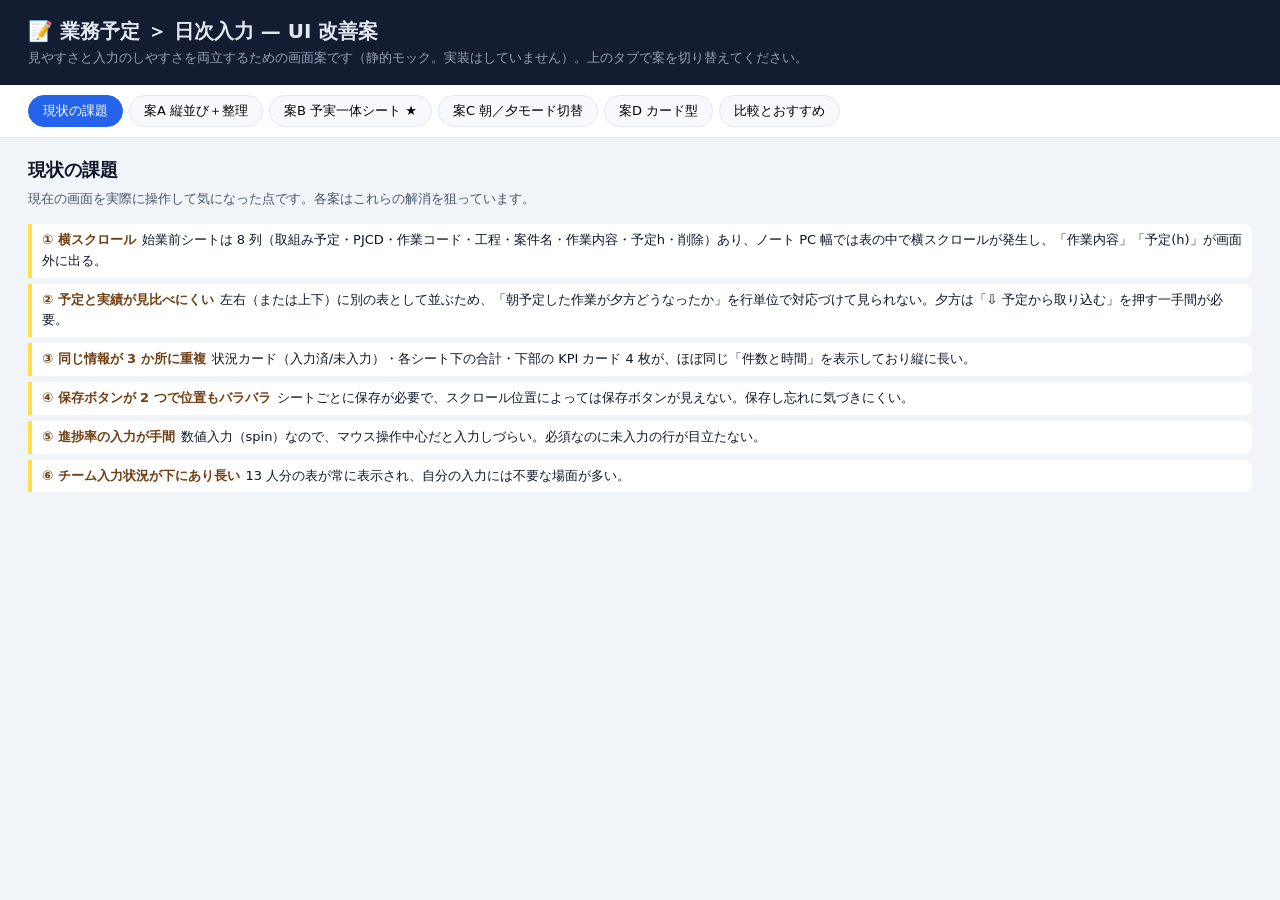
<file: docs/画面案/日次入力_UI案.html>
<!DOCTYPE html>
<html lang="ja">
<head>
<meta charset="utf-8">
<title>日次入力 UI 改善案 — 第2開発管理ツール</title>
<style>
  :root {
    --bg: #f1f4f9; --surface: #fff; --surface-2: #f7f9fc; --border: #e2e8f0; --border-strong: #cbd5e1;
    --text: #0f172a; --text-2: #475569; --text-3: #94a3b8;
    --primary: #2563eb; --primary-soft: #e0ecff; --ok: #16a34a; --ok-soft: #dcfce7;
    --danger: #dc2626; --danger-soft: #fee2e2;
    --am: #d97706; --am-soft: #fffbeb; --pm: #4f46e5; --pm-soft: #eef2ff;
    --c-make: #2563eb; --c-review: #7c3aed; --c-meet: #0891b2; --c-test: #16a34a;
    --font: "Yu Gothic UI", "Yu Gothic", "Meiryo", system-ui, sans-serif;
  }
  * { box-sizing: border-box; }
  body { margin: 0; font-family: var(--font); font-size: 13px; color: var(--text); background: var(--bg); }
  header.top { background: #131c31; color: #e2e8f0; padding: 18px 28px; }
  header.top h1 { margin: 0 0 4px; font-size: 20px; }
  header.top p { margin: 0; color: #94a3b8; }
  nav.tabs { position: sticky; top: 0; z-index: 5; display: flex; gap: 6px; padding: 10px 28px; background: #fff; border-bottom: 1px solid var(--border); flex-wrap: wrap; }
  nav.tabs button { border: 1px solid var(--border); background: var(--surface-2); border-radius: 999px; padding: 6px 14px; cursor: pointer; font: inherit; }
  nav.tabs button.on { background: var(--primary); color: #fff; border-color: var(--primary); }
  main { overflow-x: auto; max-width: 1280px; margin: 0 auto; padding: 20px 28px 60px; }
  section.plan { display: none; }
  section.plan.on { display: block; }
  h2 { font-size: 18px; margin: 0 0 6px; }
  .lead { color: var(--text-2); margin: 0 0 14px; line-height: 1.7; }
  .pc { display: grid; grid-template-columns: 1fr 1fr; gap: 12px; margin: 0 0 16px; }
  .pc div { background: #fff; border: 1px solid var(--border); border-radius: 10px; padding: 10px 14px; line-height: 1.7; }
  .pc b { display: block; margin-bottom: 2px; }
  .pc .p b { color: var(--ok); } .pc .c b { color: var(--danger); }
  .pc ul { margin: 0; padding-left: 18px; }
  .rec { display: inline-block; background: #fef3c7; color: #92400e; border-radius: 999px; padding: 1px 10px; font-size: 12px; margin-left: 8px; vertical-align: middle; }

  /* ---- 画面モックの外枠 ---- */
  .screen { min-width: 1120px; background: var(--bg); border: 1px solid var(--border-strong); border-radius: 12px; box-shadow: 0 12px 40px rgba(15,23,42,.12); overflow: hidden; }
  .screen .bar { background: #fff; border-bottom: 1px solid var(--border); padding: 10px 16px; display: flex; align-items: center; gap: 10px; }
  .screen .bar .ttl { font-weight: 700; font-size: 16px; }
  .screen .body { padding: 14px 16px; }
  .note { position: relative; }
  .tag { display: inline-block; background: #fde047; color: #713f12; font-size: 11px; font-weight: 700; border-radius: 4px; padding: 0 6px; margin-left: 6px; vertical-align: middle; }

  /* ---- 部品 ---- */
  .card { background: #fff; border: 1px solid var(--border); border-radius: 12px; box-shadow: 0 1px 3px rgba(15,23,42,.05); }
  .card-head { display: flex; align-items: center; gap: 10px; padding: 10px 14px; border-bottom: 1px solid var(--border); }
  .card-head h3 { margin: 0; font-size: 14px; }
  .muted { color: var(--text-3); font-size: 11px; }
  .sp { flex: 1; }
  .btn { border: 1px solid var(--border-strong); background: #fff; border-radius: 8px; padding: 4px 10px; font: inherit; font-size: 12px; cursor: default; white-space: nowrap; }
  .btn.pri { background: var(--primary); color: #fff; border-color: var(--primary); }
  .btn.ghost { border-style: dashed; color: var(--text-2); }
  .chip { display: inline-block; border-radius: 999px; padding: 1px 8px; font-size: 11px; font-weight: 700; }
  .chip.ok { background: var(--ok-soft); color: var(--ok); }
  .chip.ng { background: var(--danger-soft); color: var(--danger); }
  .chip.gray { background: #f1f5f9; color: var(--text-2); }
  .in { border: 1px solid var(--border-strong); border-radius: 6px; padding: 4px 6px; background: #fff; min-height: 26px; display: flex; align-items: center; color: var(--text); width: 100%; }
  .in.ph { color: var(--text-3); }
  .in.sel::after { content: "▾"; margin-left: auto; color: var(--text-3); padding-left: 6px; }
  .in.num { justify-content: flex-end; }
  .in.ro { background: var(--surface-2); color: var(--text-2); border-style: dashed; }
  .in.focus { outline: 2px solid var(--primary); outline-offset: -1px; }
  .cat { display: inline-flex; align-items: center; gap: 5px; }
  .cat::before { content: ""; width: 8px; height: 8px; border-radius: 2px; background: var(--c); }
  table.g { width: 100%; border-collapse: collapse; }
  table.g th { text-align: left; font-size: 11px; color: var(--text-2); font-weight: 600; padding: 6px 6px; background: var(--surface-2); border-bottom: 1px solid var(--border); white-space: nowrap; }
  table.g td { padding: 5px 6px; border-bottom: 1px solid var(--border); vertical-align: middle; }
  table.g tr.l td:first-child { box-shadow: inset 3px 0 0 var(--c); }
  .bar-h { height: 6px; background: #e2e8f0; border-radius: 99px; overflow: hidden; }
  .bar-h span { display: block; height: 100%; background: var(--ok); }
  .hrs { display: flex; height: 10px; border-radius: 99px; overflow: hidden; background: #e2e8f0; }
  .hrs span { display: block; height: 100%; }
  .seg { display: inline-flex; border: 1px solid var(--border-strong); border-radius: 6px; overflow: hidden; }
  .seg span { padding: 3px 7px; font-size: 11px; border-left: 1px solid var(--border); background: #fff; }
  .seg span:first-child { border-left: 0; }
  .seg span.on { background: var(--primary); color: #fff; }
  .row { display: flex; align-items: center; gap: 8px; flex-wrap: wrap; }
  .stick { position: sticky; bottom: 0; background: rgba(255,255,255,.96); border-top: 1px solid var(--border); padding: 8px 14px; display: flex; align-items: center; gap: 10px; }
  .kbd { font-family: Consolas, monospace; font-size: 10px; border: 1px solid var(--border-strong); border-bottom-width: 2px; border-radius: 4px; padding: 0 4px; background: #fff; color: var(--text-2); }
  .callouts { margin: 14px 0 0; padding-left: 0; list-style: none; display: grid; gap: 6px; }
  .callouts li { background: #fff; border-left: 4px solid #fde047; padding: 6px 10px; border-radius: 0 8px 8px 0; line-height: 1.6; }
  .callouts li b { color: #713f12; margin-right: 6px; }

  /* 比較表 */
  table.cmp { width: 100%; border-collapse: collapse; background: #fff; border-radius: 10px; overflow: hidden; }
  table.cmp th, table.cmp td { border: 1px solid var(--border); padding: 8px 10px; text-align: center; }
  table.cmp th { background: var(--surface-2); }
  table.cmp td:first-child, table.cmp th:first-child { text-align: left; }
</style>
</head>
<body>

<header class="top">
  <h1>📝 業務予定 ＞ 日次入力 — UI 改善案</h1>
  <p>見やすさと入力のしやすさを両立するための画面案です（静的モック。実装はしていません）。上のタブで案を切り替えてください。</p>
</header>

<nav class="tabs" id="tabs">
  <button data-k="now" class="on">現状の課題</button>
  <button data-k="a">案A 縦並び＋整理</button>
  <button data-k="b">案B 予実一体シート ★</button>
  <button data-k="c">案C 朝／夕モード切替</button>
  <button data-k="d">案D カード型</button>
  <button data-k="cmp">比較とおすすめ</button>
</nav>

<main>

<!-- ============================================================ 現状 -->
<section class="plan on" id="now">
  <h2>現状の課題</h2>
  <p class="lead">現在の画面を実際に操作して気になった点です。各案はこれらの解消を狙っています。</p>
  <ul class="callouts">
    <li><b>① 横スクロール</b>始業前シートは 8 列（取組み予定・PJCD・作業コード・工程・案件名・作業内容・予定h・削除）あり、ノート PC 幅では表の中で横スクロールが発生し、「作業内容」「予定(h)」が画面外に出る。</li>
    <li><b>② 予定と実績が見比べにくい</b>左右（または上下）に別の表として並ぶため、「朝予定した作業が夕方どうなったか」を行単位で対応づけて見られない。夕方は「⇩ 予定から取り込む」を押す一手間が必要。</li>
    <li><b>③ 同じ情報が 3 か所に重複</b>状況カード（入力済/未入力）・各シート下の合計・下部の KPI カード 4 枚が、ほぼ同じ「件数と時間」を表示しており縦に長い。</li>
    <li><b>④ 保存ボタンが 2 つで位置もバラバラ</b>シートごとに保存が必要で、スクロール位置によっては保存ボタンが見えない。保存し忘れに気づきにくい。</li>
    <li><b>⑤ 進捗率の入力が手間</b>数値入力（spin）なので、マウス操作中心だと入力しづらい。必須なのに未入力の行が目立たない。</li>
    <li><b>⑥ チーム入力状況が下にあり長い</b>13 人分の表が常に表示され、自分の入力には不要な場面が多い。</li>
  </ul>
</section>

<!-- ============================================================ 案A -->
<section class="plan" id="a">
  <h2>案A 縦並び＋情報整理（最小変更）</h2>
  <p class="lead">始業前→終業前を上下に固定し、上部に「今日のサマリ」を 1 本にまとめます。表の列は「作業内容」を主役にして幅を確保し、PJCD・作業コードは 1 列に統合（2 段表示）して横スクロールを無くします。</p>
  <div class="pc">
    <div class="p"><b>良い点</b><ul><li>今の操作手順のまま。利用者への再説明がほぼ不要</li><li>実装コストが最も小さい（レイアウトと列構成の変更のみ）</li></ul></div>
    <div class="c"><b>気になる点</b><ul><li>予定と実績が別の表のままなので、行の対応づけは目で追う必要がある</li><li>夕方は下までスクロールする</li></ul></div>
  </div>

  <div class="screen">
    <div class="bar"><span class="ttl">日次入力</span><span class="sp"></span><span class="btn">👤 岡本 央渉</span></div>
    <div class="body">
      <!-- サマリ帯 -->
      <div class="card" style="padding:10px 14px">
        <div class="row">
          <span class="btn">‹</span><b style="font-size:15px">10/21（水）本日</b><span class="btn">›</span><span class="btn">📅</span>
          <span style="margin-left:14px">☀ 始業前 <span class="chip ok">✓ 3件 7.0h</span></span>
          <span>🌙 終業前 <span class="chip ng">未入力</span></span>
          <span class="sp"></span>
          <span class="btn">⧉ 前営業日を複製</span><span class="btn">📌 取組み予定</span>
        </div>
        <div class="row" style="margin-top:8px">
          <span class="muted" style="width:70px">予定 7.0h</span>
          <div class="hrs" style="flex:1"><span style="width:53%;background:var(--c-make)"></span><span style="width:20%;background:var(--c-review)"></span><span style="width:20%;background:var(--c-meet)"></span></div>
          <span class="muted">基準 7.5h</span>
        </div>
      </div>
      <p class="muted" style="margin:4px 0 0">　└ 状況カード 2 枚＋KPI カード 4 枚を、この 1 枚に集約<span class="tag">③</span></p>

      <!-- 始業前 -->
      <div class="card" style="margin-top:12px">
        <div class="card-head" style="background:var(--am-soft);border-bottom:2px solid var(--am)">
          <h3 style="color:var(--am)">☀ 始業前 — 本日やる作業</h3><span class="chip ok">保存済み</span><span class="sp"></span><span class="btn">＋ 行を追加</span>
        </div>
        <table class="g">
          <tr><th style="width:150px">取組み予定</th><th style="width:96px">工程</th><th style="width:130px">案件名</th><th>作業内容</th><th style="width:140px">PJCD / 作業コード</th><th style="width:70px">予定(h)</th><th style="width:28px"></th></tr>
          <tr class="l" style="--c:var(--c-make)"><td><div class="in sel">SDLP341 製造</div></td><td><div class="in sel"><span class="cat" style="--c:var(--c-make)">製造</span></div></td><td><div class="in">税制改正</div></td><td><div class="in">SDLP341 修正・単体テスト</div></td><td><div class="in sel" style="font-size:11px">C0A6A025G0<br>A000000005</div></td><td><div class="in num">4.0</div></td><td>✕</td></tr>
          <tr class="l" style="--c:var(--c-review)"><td><div class="in sel ph">（なし）</div></td><td><div class="in sel"><span class="cat" style="--c:var(--c-review)">レビュー</span></div></td><td><div class="in">税制改正</div></td><td><div class="in">SDLP338 コードレビュー</div></td><td><div class="in sel ph" style="font-size:11px">— 選択 —</div></td><td><div class="in num">1.5</div></td><td>✕</td></tr>
          <tr class="l" style="--c:var(--c-meet)"><td><div class="in sel ph">（なし）</div></td><td><div class="in sel"><span class="cat" style="--c:var(--c-meet)">会議</span></div></td><td><div class="in ph">—</div></td><td><div class="in">週次定例</div></td><td><div class="in sel ph" style="font-size:11px">— 選択 —</div></td><td><div class="in num">1.5</div></td><td>✕</td></tr>
        </table>
      </div>

      <!-- 終業前 -->
      <div class="card" style="margin-top:12px">
        <div class="card-head" style="background:var(--pm-soft);border-bottom:2px solid var(--pm)">
          <h3 style="color:var(--pm)">🌙 終業前 — 本日やったこと</h3><span class="chip ng">未保存の変更あり</span><span class="sp"></span><span class="btn">⇩ 予定から取り込む</span><span class="btn">＋ 行を追加</span>
        </div>
        <table class="g">
          <tr><th style="width:96px">工程</th><th style="width:130px">案件名</th><th>作業内容</th><th style="width:70px">実績(h)</th><th style="width:150px">進捗率</th><th style="width:84px">状況</th><th style="width:28px"></th></tr>
          <tr class="l" style="--c:var(--c-make)"><td><div class="in sel"><span class="cat" style="--c:var(--c-make)">製造</span></div></td><td><div class="in">税制改正</div></td><td><div class="in">SDLP341 修正・単体テスト</div></td><td><div class="in num">4.5</div></td><td><div class="in num">60 %</div><div class="bar-h" style="margin-top:3px"><span style="width:60%"></span></div></td><td><div class="in sel">実施中</div></td><td>✕</td></tr>
          <tr class="l" style="--c:var(--c-review)"><td><div class="in sel"><span class="cat" style="--c:var(--c-review)">レビュー</span></div></td><td><div class="in">税制改正</div></td><td><div class="in">SDLP338 コードレビュー</div></td><td><div class="in num">1.0</div></td><td><div class="in num ph" style="border-color:var(--danger);background:#fef2f2">必須</div></td><td><div class="in sel">実施中</div></td><td>✕</td></tr>
        </table>
      </div>

      <div class="stick" style="margin-top:12px;border-radius:0 0 12px 12px">
        <span class="muted">終業前：2件 / 5.5h ・ 進捗率未入力 1 件</span><span class="sp"></span>
        <span class="btn pri">💾 保存（始業前・終業前をまとめて）</span><span class="kbd">Ctrl</span>+<span class="kbd">S</span>
      </div>

      <div class="card" style="margin-top:12px;padding:8px 14px"><div class="row"><b>👥 チームの入力状況</b><span class="chip ok">始業前 9/13</span><span class="chip ng">終業前 2/13</span><span class="sp"></span><span class="btn">▼ 開く</span></div></div>
    </div>
  </div>
  <ul class="callouts">
    <li><b>①</b>PJCD／作業コードを 1 列（2 段表示）にまとめ、作業内容の幅を確保。横スクロールなし。</li>
    <li><b>③</b>状況・合計・KPI を上部の「サマリ帯」1 枚に集約。工程別の色で今日の時間配分が一目で分かる。</li>
    <li><b>④</b>保存ボタンは画面下に固定した 1 つだけ。未保存の表には「未保存の変更あり」を表示。</li>
    <li><b>⑤</b>進捗率が未入力の行は赤枠で強調（保存前に気づける）。</li>
    <li><b>⑥</b>チーム状況は既定で折りたたみ、件数だけ表示。</li>
  </ul>
</section>

<!-- ============================================================ 案B -->
<section class="plan" id="b">
  <h2>案B 予実一体シート <span class="rec">おすすめ</span></h2>
  <p class="lead">1 つの作業を <b>1 行</b> で扱い、行の左半分が「☀ 予定」、右半分が「🌙 実績」の 1 枚の表にします。朝は左半分だけ入力し、夕方は同じ行の右半分を埋めるだけ。「予定から取り込む」操作が不要になり、予定と実績の差も行ごとに見えます。</p>
  <div class="pc">
    <div class="p"><b>良い点</b><ul><li>朝と夕方で同じ表を使うので覚えることが少ない</li><li>夕方は「実績h・進捗率・状況」の 3 項目を埋めるだけ（工程・案件・作業内容は朝の入力を流用）</li><li>予定との差（＋0.5h など）が行ごとに分かる</li><li>予定外の作業は「＋ 予定外の作業」で追加（左半分は空欄のまま）</li></ul></div>
    <div class="c"><b>気になる点</b><ul><li>実装コストは中程度（予定と実績を sourceId で 1 行に組む処理が必要。データ構造は今のままで可）</li><li>予定と実績で工程や作業内容を変えたいケースは、行内で上書き編集する形になる</li></ul></div>
  </div>

  <div class="screen">
    <div class="bar"><span class="ttl">日次入力</span><span class="sp"></span><span class="btn">👤 岡本 央渉</span></div>
    <div class="body">
      <div class="card" style="padding:10px 14px">
        <div class="row">
          <span class="btn">‹</span><b style="font-size:15px">10/21（水）本日</b><span class="btn">›</span><span class="btn">📅</span>
          <span style="margin-left:14px">☀ <span class="chip ok">✓ 始業前 7.0h</span></span>
          <span>🌙 <span class="chip ng">終業前 未入力</span></span>
          <span class="sp"></span><span class="btn">⧉ 前営業日を複製</span><span class="btn">📌 取組み予定</span>
        </div>
      </div>

      <div class="card" style="margin-top:12px;overflow:hidden">
        <table class="g">
          <tr>
            <th colspan="4" style="background:var(--surface-2)">作業</th>
            <th colspan="1" style="background:var(--am-soft);color:var(--am);border-left:2px solid var(--am)">☀ 予定</th>
            <th colspan="4" style="background:var(--pm-soft);color:var(--pm);border-left:2px solid var(--pm)">🌙 実績（終業前に入力）</th>
            <th></th>
          </tr>
          <tr>
            <th style="width:96px">工程</th><th style="width:120px">案件名</th><th>作業内容</th><th style="width:110px">取組み予定</th>
            <th style="width:64px;border-left:2px solid var(--am)">予定h</th>
            <th style="width:64px;border-left:2px solid var(--pm)">実績h</th><th style="width:48px">差</th><th style="width:190px">進捗率</th><th style="width:76px">状況</th><th style="width:24px"></th>
          </tr>
          <tr class="l" style="--c:var(--c-make)">
            <td><div class="in sel"><span class="cat" style="--c:var(--c-make)">製造</span></div></td><td><div class="in">税制改正</div></td><td><div class="in">SDLP341 修正・単体テスト</div><div class="muted" style="margin-top:2px">C0A6A025G0 / A000000005</div></td><td><div class="in sel" style="font-size:11px">SDLP341 製造</div></td>
            <td style="border-left:2px solid var(--am)"><div class="in num">4.0</div></td>
            <td style="border-left:2px solid var(--pm)"><div class="in num">4.5</div></td><td style="color:var(--danger);font-size:11px">+0.5</td>
            <td><div class="seg"><span>0</span><span>25</span><span class="on">50</span><span>75</span><span>100</span></div></td>
            <td><div class="in sel">実施中</div></td><td>✕</td>
          </tr>
          <tr class="l" style="--c:var(--c-review)">
            <td><div class="in sel"><span class="cat" style="--c:var(--c-review)">レビュー</span></div></td><td><div class="in">税制改正</div></td><td><div class="in">SDLP338 コードレビュー</div></td><td><div class="in sel ph" style="font-size:11px">（なし）</div></td>
            <td style="border-left:2px solid var(--am)"><div class="in num">1.5</div></td>
            <td style="border-left:2px solid var(--pm)"><div class="in num focus">1.0</div></td><td style="color:var(--ok);font-size:11px">−0.5</td>
            <td><div class="seg" style="border-color:var(--danger)"><span>0</span><span>25</span><span>50</span><span>75</span><span>100</span></div> <span class="chip ng">必須</span></td>
            <td><div class="in sel">実施中</div></td><td>✕</td>
          </tr>
          <tr class="l" style="--c:var(--c-meet)">
            <td><div class="in sel"><span class="cat" style="--c:var(--c-meet)">会議</span></div></td><td><div class="in ph">—</div></td><td><div class="in">週次定例</div></td><td><div class="in sel ph" style="font-size:11px">（なし）</div></td>
            <td style="border-left:2px solid var(--am)"><div class="in num">1.5</div></td>
            <td style="border-left:2px solid var(--pm)"><div class="in num ph">1.5</div></td><td></td>
            <td><div class="seg"><span>0</span><span>25</span><span>50</span><span>75</span><span class="on">100</span></div></td>
            <td><div class="in sel">完了</div></td><td>✕</td>
          </tr>
          <tr class="l" style="--c:var(--c-test);background:#fafaff">
            <td><div class="in sel"><span class="cat" style="--c:var(--c-test)">問合せ対応</span></div></td><td><div class="in ph">—</div></td><td><div class="in">本番障害の問合せ</div></td><td></td>
            <td style="border-left:2px solid var(--am)"><span class="chip gray">予定外</span></td>
            <td style="border-left:2px solid var(--pm)"><div class="in num">0.5</div></td><td></td>
            <td><div class="seg"><span>0</span><span>25</span><span>50</span><span>75</span><span class="on">100</span></div></td>
            <td><div class="in sel">完了</div></td><td>✕</td>
          </tr>
          <tr><td colspan="10" style="padding:8px"><span class="btn ghost">＋ 作業を追加（予定）</span> <span class="btn ghost">＋ 予定外の作業を追加（実績のみ）</span></td></tr>
          <tr style="background:var(--surface-2);font-weight:700">
            <td colspan="4" style="text-align:right">合計</td>
            <td style="border-left:2px solid var(--am);text-align:right">7.0h</td>
            <td style="border-left:2px solid var(--pm);text-align:right">7.5h</td><td style="font-size:11px;color:var(--danger)">+0.5</td>
            <td colspan="3"><div class="hrs" style="width:200px;display:inline-flex"><span style="width:60%;background:var(--c-make)"></span><span style="width:13%;background:var(--c-review)"></span><span style="width:20%;background:var(--c-meet)"></span><span style="width:7%;background:var(--c-test)"></span></div> <span class="muted">基準 7.5h</span></td>
          </tr>
        </table>
        <div class="stick">
          <span class="muted">未保存の変更 2 件 ・ 進捗率未入力 1 件</span><span class="sp"></span>
          <span class="btn">☀ 予定だけ保存</span><span class="btn pri">💾 保存</span><span class="kbd">Ctrl</span>+<span class="kbd">S</span>
        </div>
      </div>

      <div class="card" style="margin-top:12px;padding:8px 14px"><div class="row"><b>👥 チームの入力状況</b><span class="chip ok">始業前 9/13</span><span class="chip ng">終業前 2/13</span><span class="sp"></span><span class="btn">▼ 開く</span></div></div>
    </div>
  </div>
  <ul class="callouts">
    <li><b>②</b>予定と実績を同じ行に並べて「差」を自動表示。夕方の「⇩ 予定から取り込む」は不要（実績h は予定h を薄字で初期表示し、そのまま確定もできる）。</li>
    <li><b>⑤</b>進捗率はワンクリックのボタン（0/25/50/75/100）。60% などの細かい値はボタン上で数字キーを打てば直接入力。未入力は「必須」バッジで強調。</li>
    <li><b>④</b>保存は 1 つ。朝のうちは「予定だけ保存」でも OK（終業前の必須チェックを掛けない）。</li>
    <li><b>①</b>PJCD・作業コードは作業内容の下に小さく表示し、行をクリックしたときだけ選択欄を展開。</li>
    <li>時間帯で入力欄のフォーカスを自動調整（午前は予定h、15 時以降は実績h 列を強調）すると、さらに迷いにくくなります。</li>
  </ul>
</section>

<!-- ============================================================ 案C -->
<section class="plan" id="c">
  <h2>案C 朝／夕モード切替</h2>
  <p class="lead">画面上部の大きな切替で「☀ 始業前」「🌙 終業前」のどちらか 1 つだけを表示します。時刻で自動選択（例: 12 時までは始業前）。終業前モードでは、右側に朝の予定を「参照用」として小さく並べ、クリックで実績行に追加します。</p>
  <div class="pc">
    <div class="p"><b>良い点</b><ul><li>今やるべき入力だけが画面に出るので迷わない</li><li>表を全幅で使えるため入力欄が広い</li><li>既存のデータ構造・操作の考え方はそのまま</li></ul></div>
    <div class="c"><b>気になる点</b><ul><li>朝の予定を直したいとき、モードを切り替える必要がある</li><li>1 日の全体像（予定と実績の比較）は別画面（予定ボード等）で見ることになる</li></ul></div>
  </div>

  <div class="screen">
    <div class="bar"><span class="ttl">日次入力</span><span class="sp"></span><span class="btn">👤 岡本 央渉</span></div>
    <div class="body">
      <div class="row">
        <span class="btn">‹</span><b style="font-size:15px">10/21（水）本日</b><span class="btn">›</span>
        <span class="sp"></span>
        <div style="display:flex;border:1px solid var(--border-strong);border-radius:10px;overflow:hidden;background:#fff">
          <div style="padding:8px 22px;border-right:1px solid var(--border)"><span>☀ 始業前</span> <span class="chip ok">✓ 7.0h</span></div>
          <div style="padding:8px 22px;background:var(--pm);color:#fff;font-weight:700">🌙 終業前 <span class="chip" style="background:#fff;color:var(--pm)">入力中</span></div>
        </div>
        <span class="sp"></span><span class="btn">📌 取組み予定</span>
      </div>

      <div style="display:grid;grid-template-columns:1fr 260px;gap:12px;margin-top:12px;align-items:start">
        <div class="card">
          <div class="card-head" style="background:var(--pm-soft);border-bottom:2px solid var(--pm)"><h3 style="color:var(--pm)">🌙 本日やったこと</h3><span class="sp"></span><span class="btn">＋ 行を追加</span></div>
          <table class="g">
            <tr><th style="width:110px">工程</th><th style="width:130px">案件名</th><th>作業内容</th><th style="width:70px">実績(h)</th><th style="width:170px">進捗率</th><th style="width:84px">状況</th><th style="width:24px"></th></tr>
            <tr class="l" style="--c:var(--c-make)"><td><div class="in sel"><span class="cat" style="--c:var(--c-make)">製造</span></div></td><td><div class="in">税制改正</div></td><td><div class="in">SDLP341 修正・単体テスト</div></td><td><div class="in num">4.5</div></td><td><div class="row" style="gap:4px;flex-wrap:nowrap"><div style="flex:1;height:6px;background:#e2e8f0;border-radius:9px;position:relative"><span style="position:absolute;left:0;top:0;bottom:0;width:60%;background:var(--pm);border-radius:9px"></span><span style="position:absolute;left:60%;top:-4px;width:14px;height:14px;margin-left:-7px;border-radius:50%;background:#fff;border:2px solid var(--pm)"></span></div><b>60%</b></div></td><td><div class="in sel">実施中</div></td><td>✕</td></tr>
            <tr class="l" style="--c:var(--c-review)"><td><div class="in sel"><span class="cat" style="--c:var(--c-review)">レビュー</span></div></td><td><div class="in">税制改正</div></td><td><div class="in">SDLP338 コードレビュー</div></td><td><div class="in num">1.0</div></td><td><div class="row" style="gap:4px;flex-wrap:nowrap"><div style="flex:1;height:6px;background:#fee2e2;border-radius:9px"></div><span class="chip ng">必須</span></div></td><td><div class="in sel">実施中</div></td><td>✕</td></tr>
          </table>
          <div class="stick"><span class="muted">2件 / 5.5h（基準 7.5h）</span><span class="sp"></span><span class="btn pri">💾 終業前を保存</span></div>
        </div>

        <div class="card">
          <div class="card-head"><h3 style="font-size:13px">☀ 今朝の予定（参照）</h3></div>
          <div style="padding:8px;display:grid;gap:6px">
            <div style="border:1px solid var(--border);border-left:3px solid var(--c-make);border-radius:8px;padding:6px 8px;opacity:.55">SDLP341 修正・単体テスト<div class="muted">製造 4.0h ・ ✓ 実績に追加済み</div></div>
            <div style="border:1px solid var(--border);border-left:3px solid var(--c-review);border-radius:8px;padding:6px 8px;opacity:.55">SDLP338 コードレビュー<div class="muted">レビュー 1.5h ・ ✓ 追加済み</div></div>
            <div style="border:1px solid var(--border);border-left:3px solid var(--c-meet);border-radius:8px;padding:6px 8px;display:flex;align-items:center">週次定例<span class="muted" style="margin-left:6px">会議 1.5h</span><span class="sp"></span><span class="btn">→ 追加</span></div>
            <span class="btn" style="text-align:center">⇨ 残りをすべて実績に追加</span>
          </div>
        </div>
      </div>
    </div>
  </div>
  <ul class="callouts">
    <li><b>①</b>1 シートだけを全幅表示するので横スクロールなし。始業前モードでは PJCD・作業コード列も十分な幅で出せる。</li>
    <li><b>②</b>朝の予定は右の参照パネルに表示。「→ 追加」で 1 件ずつ、または「残りをすべて」で実績へ。追加済みは薄く表示。</li>
    <li><b>⑤</b>進捗率はスライダー（10% 刻み）。ドラッグでもクリックでも入力でき、未入力は赤で表示。</li>
  </ul>
</section>

<!-- ============================================================ 案D -->
<section class="plan" id="d">
  <h2>案D カード型（1 作業＝1 カード）</h2>
  <p class="lead">表をやめ、作業ごとのカードにします。カードの上段が作業の内容、下段が「☀ 予定 → 🌙 実績」の帯。列数に縛られないため、画面幅が狭くても（ノート PC・タブレット）崩れません。</p>
  <div class="pc">
    <div class="p"><b>良い点</b><ul><li>横スクロールが原理的に発生しない</li><li>作業内容を 2 行で書ける・備考も入れやすい</li><li>工程の色がカード全体に付くので一覧性が高い</li></ul></div>
    <div class="c"><b>気になる点</b><ul><li>作業が多い日（6 件以上）は縦に長くなる</li><li>表に慣れた人には Tab キーでの連続入力がしにくい</li><li>実装コストは中〜大（入力部品の作り直し）</li></ul></div>
  </div>

  <div class="screen">
    <div class="bar"><span class="ttl">日次入力</span><span class="sp"></span><span class="btn">👤 岡本 央渉</span></div>
    <div class="body">
      <div class="row"><span class="btn">‹</span><b style="font-size:15px">10/21（水）本日</b><span class="btn">›</span>
        <span style="margin-left:10px">予定 7.0h → 実績 5.5h</span><div class="hrs" style="width:180px"><span style="width:73%;background:var(--pm)"></span></div><span class="muted">基準 7.5h</span>
        <span class="sp"></span><span class="btn">⧉ 前営業日を複製</span></div>

      <div style="display:grid;grid-template-columns:repeat(auto-fill,minmax(360px,1fr));gap:12px;margin-top:12px">
        <div class="card" style="border-top:4px solid var(--c-make)">
          <div style="padding:10px 12px;display:grid;grid-template-columns:110px 1fr;gap:6px">
            <div class="in sel"><span class="cat" style="--c:var(--c-make)">製造</span></div><div class="in">税制改正</div>
            <div class="in" style="grid-column:1/3">SDLP341 修正・単体テスト</div>
            <div class="muted" style="grid-column:1/3">📌 SDLP341 製造（10/14〜10/25） ・ C0A6A025G0 / A000000005</div>
          </div>
          <div style="display:grid;grid-template-columns:90px 1fr;border-top:1px solid var(--border)">
            <div style="background:var(--am-soft);padding:8px 10px"><div class="muted" style="color:var(--am)">☀ 予定</div><b style="font-size:16px">4.0h</b></div>
            <div style="background:var(--pm-soft);padding:8px 10px;display:grid;grid-template-columns:64px 1fr 70px;gap:6px;align-items:center">
              <div><div class="muted" style="color:var(--pm)">🌙 実績</div><div class="in num">4.5</div></div>
              <div><div class="muted">進捗率</div><div class="seg"><span>25</span><span class="on">50</span><span>75</span><span>100</span></div></div>
              <div><div class="muted">状況</div><div class="in sel">実施中</div></div>
            </div>
          </div>
        </div>

        <div class="card" style="border-top:4px solid var(--c-review)">
          <div style="padding:10px 12px;display:grid;grid-template-columns:110px 1fr;gap:6px">
            <div class="in sel"><span class="cat" style="--c:var(--c-review)">レビュー</span></div><div class="in">税制改正</div>
            <div class="in" style="grid-column:1/3">SDLP338 コードレビュー</div>
          </div>
          <div style="display:grid;grid-template-columns:90px 1fr;border-top:1px solid var(--border)">
            <div style="background:var(--am-soft);padding:8px 10px"><div class="muted" style="color:var(--am)">☀ 予定</div><b style="font-size:16px">1.5h</b></div>
            <div style="background:#fef2f2;padding:8px 10px;display:grid;grid-template-columns:64px 1fr 70px;gap:6px;align-items:center">
              <div><div class="muted" style="color:var(--pm)">🌙 実績</div><div class="in num">1.0</div></div>
              <div><div class="muted" style="color:var(--danger)">進捗率 ※必須</div><div class="seg" style="border-color:var(--danger)"><span>25</span><span>50</span><span>75</span><span>100</span></div></div>
              <div><div class="muted">状況</div><div class="in sel">実施中</div></div>
            </div>
          </div>
        </div>

        <div class="card" style="border-top:4px solid var(--c-meet)">
          <div style="padding:10px 12px;display:grid;grid-template-columns:110px 1fr;gap:6px">
            <div class="in sel"><span class="cat" style="--c:var(--c-meet)">会議</span></div><div class="in ph">案件名</div>
            <div class="in" style="grid-column:1/3">週次定例</div>
          </div>
          <div style="display:grid;grid-template-columns:90px 1fr;border-top:1px solid var(--border)">
            <div style="background:var(--am-soft);padding:8px 10px"><div class="muted" style="color:var(--am)">☀ 予定</div><b style="font-size:16px">1.5h</b></div>
            <div style="background:var(--pm-soft);padding:8px 10px;display:flex;align-items:center;justify-content:center"><span class="btn">🌙 実績を入力</span></div>
          </div>
        </div>

        <div class="card" style="border:2px dashed var(--border-strong);box-shadow:none;display:grid;place-items:center;min-height:150px;color:var(--text-2)">＋ 作業を追加</div>
      </div>

      <div class="stick" style="margin-top:12px;border-radius:10px"><span class="muted">未保存の変更 2 件 ・ 進捗率未入力 1 件</span><span class="sp"></span><span class="btn pri">💾 保存</span></div>
    </div>
  </div>
  <ul class="callouts">
    <li><b>①</b>カードは画面幅に応じて 1〜3 列に自動で並ぶ。横スクロールなし。</li>
    <li><b>②</b>カード下段で予定と実績を左右に対比。実績未入力のカードは「🌙 実績を入力」ボタンだけを表示してスッキリ。</li>
    <li>案B の「1 行＝予定＋実績」の考え方を、表ではなくカードで表現したもの。</li>
  </ul>
</section>

<!-- ============================================================ 比較 -->
<section class="plan" id="cmp">
  <h2>比較とおすすめ</h2>
  <table class="cmp">
    <tr><th>観点</th><th>案A 縦並び＋整理</th><th>案B 予実一体 ★</th><th>案C 朝／夕切替</th><th>案D カード型</th></tr>
    <tr><td>見やすさ（1 日の全体像）</td><td>○</td><td>◎</td><td>△</td><td>○</td></tr>
    <tr><td>夕方の入力の手間</td><td>○（取り込みが必要）</td><td>◎（3 項目を埋めるだけ）</td><td>○（参照から追加）</td><td>◎</td></tr>
    <tr><td>横スクロールの解消</td><td>○</td><td>○</td><td>◎</td><td>◎</td></tr>
    <tr><td>キーボードでの連続入力</td><td>◎</td><td>◎</td><td>◎</td><td>△</td></tr>
    <tr><td>今の操作からの変化</td><td>小</td><td>中</td><td>中</td><td>大</td></tr>
    <tr><td>実装コストの目安</td><td>小（半日〜1日）</td><td>中（2〜3日）</td><td>中（1〜2日）</td><td>中〜大（3日〜）</td></tr>
    <tr><td>データ構造の変更</td><td>不要</td><td>不要（sourceId で対応づけ）</td><td>不要</td><td>不要</td></tr>
  </table>

  <ul class="callouts" style="margin-top:16px">
    <li><b>おすすめ</b><b style="color:var(--text)">案B（予実一体シート）</b>。「朝に書いたものを夕方に答え合わせする」という日次入力の流れにいちばん合っており、取り込み操作も不要になります。</li>
    <li><b>段階的に進める場合</b>まず案A の共通改善（サマリ帯の集約・保存ボタン 1 つ化・進捗率の必須強調・チーム状況の折りたたみ）を入れ、その後で表を案B の形にする、という 2 段階も可能です。</li>
    <li><b>どの案でも共通で入れたいもの</b>保存ボタンの固定表示と <span class="kbd">Ctrl</span>+<span class="kbd">S</span>／未保存の変更表示（画面を離れるときに警告）／進捗率のワンクリック入力／チーム状況の折りたたみ。</li>
  </ul>
</section>

</main>

<script>
  document.getElementById('tabs').addEventListener('click', function (e) {
    var k = e.target.getAttribute('data-k');
    if (!k) return;
    document.querySelectorAll('#tabs button').forEach(function (b) { b.classList.toggle('on', b === e.target); });
    document.querySelectorAll('section.plan').forEach(function (s) { s.classList.toggle('on', s.id === k); });
    window.scrollTo(0, 0);
  });
</script>
</body>
</html>
</file>
